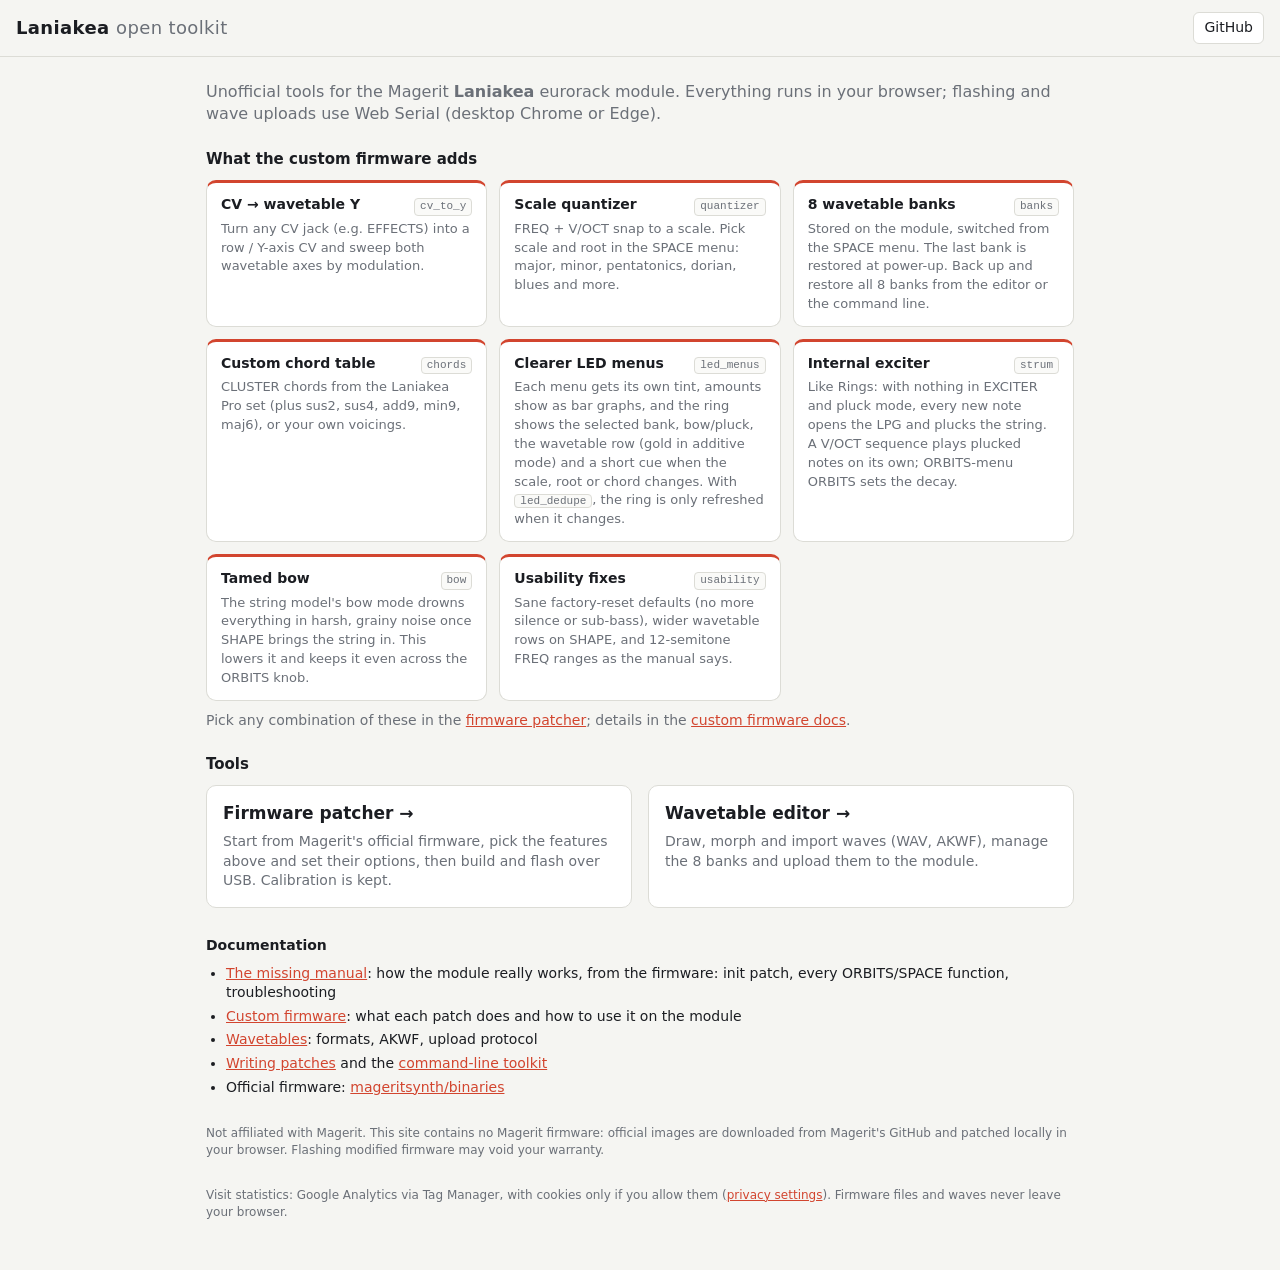
<file: index.html>
<!doctype html>
<html lang="en">
<head>
  <meta charset="utf-8">
  <meta name="viewport" content="width=device-width, initial-scale=1">
  <!-- visit statistics with consent, published site only (web/analytics.js) -->
  <script src="web/analytics.js" defer></script>
  <link rel="icon" href="data:image/svg+xml,%3Csvg xmlns=%22http://www.w3.org/2000/svg%22 viewBox=%220 0 16 16%22%3E%3Ccircle cx=%228%22 cy=%228%22 r=%226%22 fill=%22%23d2452f%22/%3E%3C/svg%3E">
  <title>Laniakea Open Toolkit</title>
  <meta name="description" content="Unofficial tools for the Magerit Laniakea eurorack module: firmware patcher, wavetable editor and documentation.">
  <link rel="stylesheet" href="editor/style.css">
  <link rel="stylesheet" href="web/features.css">
  <style>
    a { color: var(--accent); }
    .page { max-width: 900px; margin: 0 auto; padding: 24px 16px 40px; }
    .lead { font-size: 16px; color: var(--muted); margin: 0 0 20px; }
    .cards { display: grid; grid-template-columns: repeat(auto-fit, minmax(260px, 1fr)); gap: 16px; }
    .card { display: block; text-decoration: none; color: var(--ink); background: var(--panel); border: 1px solid var(--line);
            border-radius: 10px; padding: 16px; }
    .card:hover { border-color: var(--ink); }
    .card h2 { margin: 0 0 6px; font-size: 17px; }
    .card p { margin: 0; color: var(--muted); }
    h3 { font-size: 14px; margin: 28px 0 8px; }
    ul { margin: 0; padding-left: 20px; display: flex; flex-direction: column; gap: 4px; }
    h3.section { font-size: 15px; margin: 24px 0 10px; }
    .more { color: var(--muted); margin: 10px 0 0; }
    .note { margin-top: 28px; font-size: 12px; color: var(--muted); }
  </style>
</head>
<body>
  <header>
    <h1>Laniakea <span>open toolkit</span></h1>
    <a class="btn" style="text-decoration:none" href="https://github.com/carlosedp/laniakea" target="_blank" rel="noopener">GitHub</a>
  </header>
  <div class="page">
    <p class="lead">Unofficial tools for the Magerit <b>Laniakea</b> eurorack module. Everything runs in your browser;
      flashing and wave uploads use Web Serial (desktop Chrome or Edge).</p>
    <h3 class="section">What the custom firmware adds</h3>
    <div class="feature-grid">
        <div class="feature"><div class="feature-head"><h3>CV → wavetable Y</h3><code>cv_to_y</code></div><p>Turn any CV jack (e.g. EFFECTS) into a row / Y-axis CV and sweep both wavetable axes by modulation.</p></div>
        <div class="feature"><div class="feature-head"><h3>Scale quantizer</h3><code>quantizer</code></div><p>FREQ + V/OCT snap to a scale. Pick scale and root in the SPACE menu: major, minor, pentatonics, dorian, blues and more.</p></div>
        <div class="feature"><div class="feature-head"><h3>8 wavetable banks</h3><code>banks</code></div><p>Stored on the module, switched from the SPACE menu. The last bank is restored at power-up. Back up and restore all 8 banks from the editor or the command line.</p></div>
        <div class="feature"><div class="feature-head"><h3>Custom chord table</h3><code>chords</code></div><p>CLUSTER chords from the Laniakea Pro set (plus sus2, sus4, add9, min9, maj6), or your own voicings.</p></div>
        <div class="feature"><div class="feature-head"><h3>Clearer LED menus</h3><code>led_menus</code></div><p>Each menu gets its own tint, amounts show as bar graphs, and the ring shows the selected bank, bow/pluck, the wavetable row (gold in additive mode) and a short cue when the scale, root or chord changes. With <code>led_dedupe</code>, the ring is only refreshed when it changes.</p></div>
        <div class="feature"><div class="feature-head"><h3>Internal exciter</h3><code>strum</code></div><p>Like Rings: with nothing in EXCITER and pluck mode, every new note opens the LPG and plucks the string. A V/OCT sequence plays plucked notes on its own; ORBITS-menu ORBITS sets the decay.</p></div>
        <div class="feature"><div class="feature-head"><h3>Tamed bow</h3><code>bow</code></div><p>The string model's bow mode drowns everything in harsh, grainy noise once SHAPE brings the string in. This lowers it and keeps it even across the ORBITS knob.</p></div>
        <div class="feature"><div class="feature-head"><h3>Usability fixes</h3><code>usability</code></div><p>Sane factory-reset defaults (no more silence or sub-bass), wider wavetable rows on SHAPE, and 12-semitone FREQ ranges as the manual says.</p></div>
    </div>
    <p class="more">Pick any combination of these in the <a href="web/">firmware patcher</a>; details in the <a href="https://github.com/carlosedp/laniakea/blob/main/docs/CUSTOM-FIRMWARE.md">custom firmware docs</a>.</p>

    <h3 class="section">Tools</h3>
    <div class="cards">
      <a class="card" href="web/">
        <h2>Firmware patcher →</h2>
        <p>Start from Magerit's official firmware, pick the features above and set their options, then build and flash over USB. Calibration is kept.</p>
      </a>
      <a class="card" href="editor/">
        <h2>Wavetable editor →</h2>
        <p>Draw, morph and import waves (WAV, AKWF), manage the 8 banks and upload them to the module.</p>
      </a>
    </div>

    <h3>Documentation</h3>
    <ul>
      <li><a href="https://github.com/carlosedp/laniakea/blob/main/docs/MANUAL.md">The missing manual</a>: how the module really works, from the firmware: init patch, every ORBITS/SPACE function, troubleshooting</li>
      <li><a href="https://github.com/carlosedp/laniakea/blob/main/docs/CUSTOM-FIRMWARE.md">Custom firmware</a>: what each patch does and how to use it on the module</li>
      <li><a href="https://github.com/carlosedp/laniakea/blob/main/docs/WAVETABLES.md">Wavetables</a>: formats, AKWF, upload protocol</li>
      <li><a href="https://github.com/carlosedp/laniakea/blob/main/docs/PATCHING.md">Writing patches</a> and the <a href="https://github.com/carlosedp/laniakea#readme">command-line toolkit</a></li>
      <li>Official firmware: <a href="https://github.com/mageritsynth/binaries/tree/main/laniakea">mageritsynth/binaries</a></li>
    </ul>

    <p class="note">Not affiliated with Magerit. This site contains no Magerit firmware: official images are downloaded from
      Magerit's GitHub and patched locally in your browser. Flashing modified firmware may void your warranty.</p>
    <p class="note">Visit statistics: Google Analytics via Tag Manager, with cookies only if you allow them
      (<a href="#" data-privacy-settings>privacy settings</a>). Firmware files and waves never leave your browser.</p>
  </div>
</body>
</html>
</file>
<file: editor/style.css>
:root {
  --bg: #f5f5f2; --panel: #ffffff; --ink: #1b1d22; --muted: #6b7078; --line: #dcdcd6;
  --accent: #d2452f; --accent-ink: #fff; --wave: #1b1d22; --wave-sel: #d2452f; --grid-cell: #fafaf8;
  --cell-sel: #fdeae6; --ok: #2f8f4e; --font: system-ui, -apple-system, "Segoe UI", Roboto, sans-serif;
}
@media (prefers-color-scheme: dark) {
  :root:not([data-theme="light"]) {
    --bg: #15171b; --panel: #1d2026; --ink: #e8e8e4; --muted: #9096a0; --line: #2e323a;
    --wave: #e8e8e4; --wave-sel: #ff6b52; --grid-cell: #181b20; --cell-sel: #3a2420; --accent: #ff6b52;
  }
}
:root[data-theme="dark"] {
  --bg: #15171b; --panel: #1d2026; --ink: #e8e8e4; --muted: #9096a0; --line: #2e323a;
  --wave: #e8e8e4; --wave-sel: #ff6b52; --grid-cell: #181b20; --cell-sel: #3a2420; --accent: #ff6b52;
}
* { box-sizing: border-box; }
body { margin: 0; background: var(--bg); color: var(--ink); font: 14px/1.4 var(--font); }
header { display: flex; flex-wrap: wrap; gap: 12px; align-items: center; justify-content: space-between; padding: 12px 16px; border-bottom: 1px solid var(--line); }
h1 { margin: 0; font-size: 18px; letter-spacing: .02em; }
h1 span { color: var(--muted); font-weight: 400; }
h2 { margin: 0; font-size: 15px; }
h3 { margin: 12px 0 6px; font-size: 13px; }
small { color: var(--muted); font-weight: 400; }
.conn { display: flex; gap: 8px; align-items: center; flex-wrap: wrap; }
.pill { padding: 2px 10px; border-radius: 999px; font-size: 12px; border: 1px solid var(--line); }
.pill.on { color: var(--ok); border-color: var(--ok); }
.pill.off { color: var(--muted); }
button, .btn, select { font: inherit; padding: 5px 10px; border: 1px solid var(--line); background: var(--panel); color: var(--ink); border-radius: 6px; cursor: pointer; }
button:hover:not(:disabled), .btn:hover { border-color: var(--ink); }
button:disabled { opacity: .45; cursor: default; }
button.primary { background: var(--accent); color: var(--accent-ink); border-color: var(--accent); }
main { display: grid; grid-template-columns: minmax(0, 1fr) minmax(0, 1fr); gap: 16px; padding: 16px; }
.panel { background: var(--panel); border: 1px solid var(--line); border-radius: 10px; padding: 12px; min-width: 0; }
.panel-head { display: flex; flex-wrap: wrap; align-items: center; justify-content: space-between; gap: 8px; margin-bottom: 10px; }
.tools { display: flex; flex-wrap: wrap; gap: 6px; align-items: center; margin-top: 8px; }
.panel-head .tools { margin-top: 0; }
.grid { display: grid; grid-template-columns: 22px repeat(8, minmax(0, 1fr)); gap: 3px; outline: none; }
.grid .axis { font-size: 11px; color: var(--muted); display: flex; align-items: center; justify-content: center; }
.grid canvas { width: 100%; aspect-ratio: 1.4; background: var(--grid-cell); border: 1px solid var(--line); border-radius: 4px; cursor: pointer; display: block; }
.grid canvas.sel { background: var(--cell-sel); border-color: var(--wave-sel); }
.grid canvas.cur { outline: 2px solid var(--wave-sel); outline-offset: 1px; }
.grid canvas.drop { border-style: dashed; border-color: var(--wave-sel); }
.grid.dragging { outline: 2px dashed var(--wave-sel); }
.hint { color: var(--muted); font-size: 12px; margin: 8px 0 0; }
#wave-canvas, #harm-canvas, #morph-canvas { width: 100%; height: auto; background: var(--grid-cell); border: 1px solid var(--line); border-radius: 6px; display: block; touch-action: none; }
#wave-canvas { cursor: crosshair; }
#harm-canvas { cursor: ns-resize; }
.morph-body { display: flex; gap: 12px; flex-wrap: wrap; }
#xy-pad { width: 240px; height: 240px; max-width: 100%; align-self: flex-start; flex: none; background: var(--grid-cell); border: 1px solid var(--line); border-radius: 6px; touch-action: none; cursor: crosshair; }
.morph-controls { flex: 1; min-width: 240px; display: flex; flex-direction: column; gap: 6px; }
.morph-controls label { display: flex; gap: 8px; align-items: center; }
.morph-controls input[type=range] { flex: 1; }
.lfo { display: grid; grid-template-columns: auto 1fr; gap: 4px 10px; align-items: center; }
output { min-width: 3.5em; font-variant-numeric: tabular-nums; color: var(--muted); }
#log { height: 250px; overflow: auto; margin: 0; font: 12px/1.45 ui-monospace, Consolas, monospace; background: var(--grid-cell); border: 1px solid var(--line); border-radius: 6px; padding: 8px; white-space: pre-wrap; }
#progress { position: sticky; top: 0; height: 4px; background: var(--line); z-index: 2; }
#progress-bar { height: 100%; width: 0; background: var(--accent); transition: width .1s; }
@media (max-width: 980px) { main { grid-template-columns: minmax(0, 1fr); padding: 16px; } }

.wide { grid-column: 1 / -1; }
.muted { color: var(--muted); }
.conn label, label.muted { display: flex; gap: 6px; align-items: center; color: var(--muted); }

/* banks */
.bank-tabs { display: grid; grid-template-columns: repeat(8, minmax(0, 1fr)); gap: 6px; }
.bank-tab { display: flex; flex-direction: column; align-items: flex-start; gap: 2px; padding: 6px 8px; text-align: left; min-width: 0; position: relative; background: var(--grid-cell); }
.bank-tab b { font-size: 16px; line-height: 1.1; }
.bank-tab span { font-size: 11px; color: var(--muted); max-width: 100%; overflow: hidden; text-overflow: ellipsis; white-space: nowrap; }
.bank-tab.filled span { color: var(--ink); }
.bank-tab[aria-selected="true"] { border-color: var(--accent); box-shadow: inset 0 0 0 1px var(--accent); background: var(--cell-sel); }
.bank-tab .playing { position: absolute; top: 6px; right: 7px; width: 8px; height: 8px; border-radius: 50%; background: var(--ok); }
.bank-detail { display: flex; flex-wrap: wrap; gap: 12px; margin-top: 10px; align-items: flex-start; }
#bank-thumb { width: 320px; max-width: 100%; height: auto; background: var(--grid-cell); border: 1px solid var(--line); border-radius: 6px; flex: none; }
.bank-info { flex: 1; min-width: 260px; }
.bank-title { font-weight: 600; font-size: 15px; }
.bank-info .hint { margin-top: 2px; }
.module-row { display: flex; flex-wrap: wrap; gap: 8px; align-items: center; margin-top: 12px; padding-top: 10px; border-top: 1px solid var(--line); }
.switch-tabs { display: flex; gap: 4px; flex-wrap: wrap; }
.switch-tabs button { min-width: 2.4em; padding: 4px 8px; }
.switch-tabs button.on { background: var(--ok); border-color: var(--ok); color: #fff; }
.unsaved { color: var(--accent); }

/* editor */
.editor-body { display: grid; grid-template-columns: minmax(0, 1fr) minmax(0, 1fr); gap: 16px; }
.editor-body h3:first-child { margin-top: 0; }
@media (max-width: 980px) {
  .editor-body { grid-template-columns: minmax(0, 1fr); }
  .bank-tabs { grid-template-columns: repeat(4, minmax(0, 1fr)); }
}
</file>
<file: web/features.css>
/* Feature cards, shared by index.html and web/index.html (on top of editor/style.css) */
.hero { padding: 8px 2px 14px; }
.hero h2 { font-size: 22px; margin: 0 0 6px; letter-spacing: -.01em; }
.hero p { margin: 0; color: var(--muted); font-size: 15px; max-width: 640px; }
.feature-grid { display: grid; grid-template-columns: repeat(3, minmax(0, 1fr)); gap: 12px; }
.feature-grid .feature:last-child:nth-child(3n+1) { grid-column: 1 / -1; }   /* lone last card spans the row */
@media (max-width: 760px) { .feature-grid { grid-template-columns: minmax(0, 1fr); } }
.feature { background: var(--panel); border: 1px solid var(--line); border-top: 3px solid var(--accent); border-radius: 10px; padding: 12px 14px; }
.feature-head { display: flex; align-items: baseline; justify-content: space-between; gap: 8px; margin-bottom: 4px; }
.feature h3 { margin: 0; font-size: 14px; }
.feature code { font-size: 11px; color: var(--muted); background: var(--grid-cell); border: 1px solid var(--line); border-radius: 4px; padding: 0 5px; white-space: nowrap; }
.feature p { margin: 0; color: var(--muted); font-size: 13px; line-height: 1.45; }
.extras { display: grid; grid-template-columns: repeat(auto-fit, minmax(min(240px, 100%), 1fr)); gap: 12px; margin-top: 12px; }
.extra { display: flex; flex-direction: column; gap: 4px; text-decoration: none; color: var(--ink); padding: 12px 14px;
         border: 1px dashed var(--line); border-radius: 10px; }
.extra:hover { border-color: var(--accent); border-style: solid; }
.extra b { color: var(--accent); font-size: 14px; }
.extra span { color: var(--muted); font-size: 13px; }
</file>
